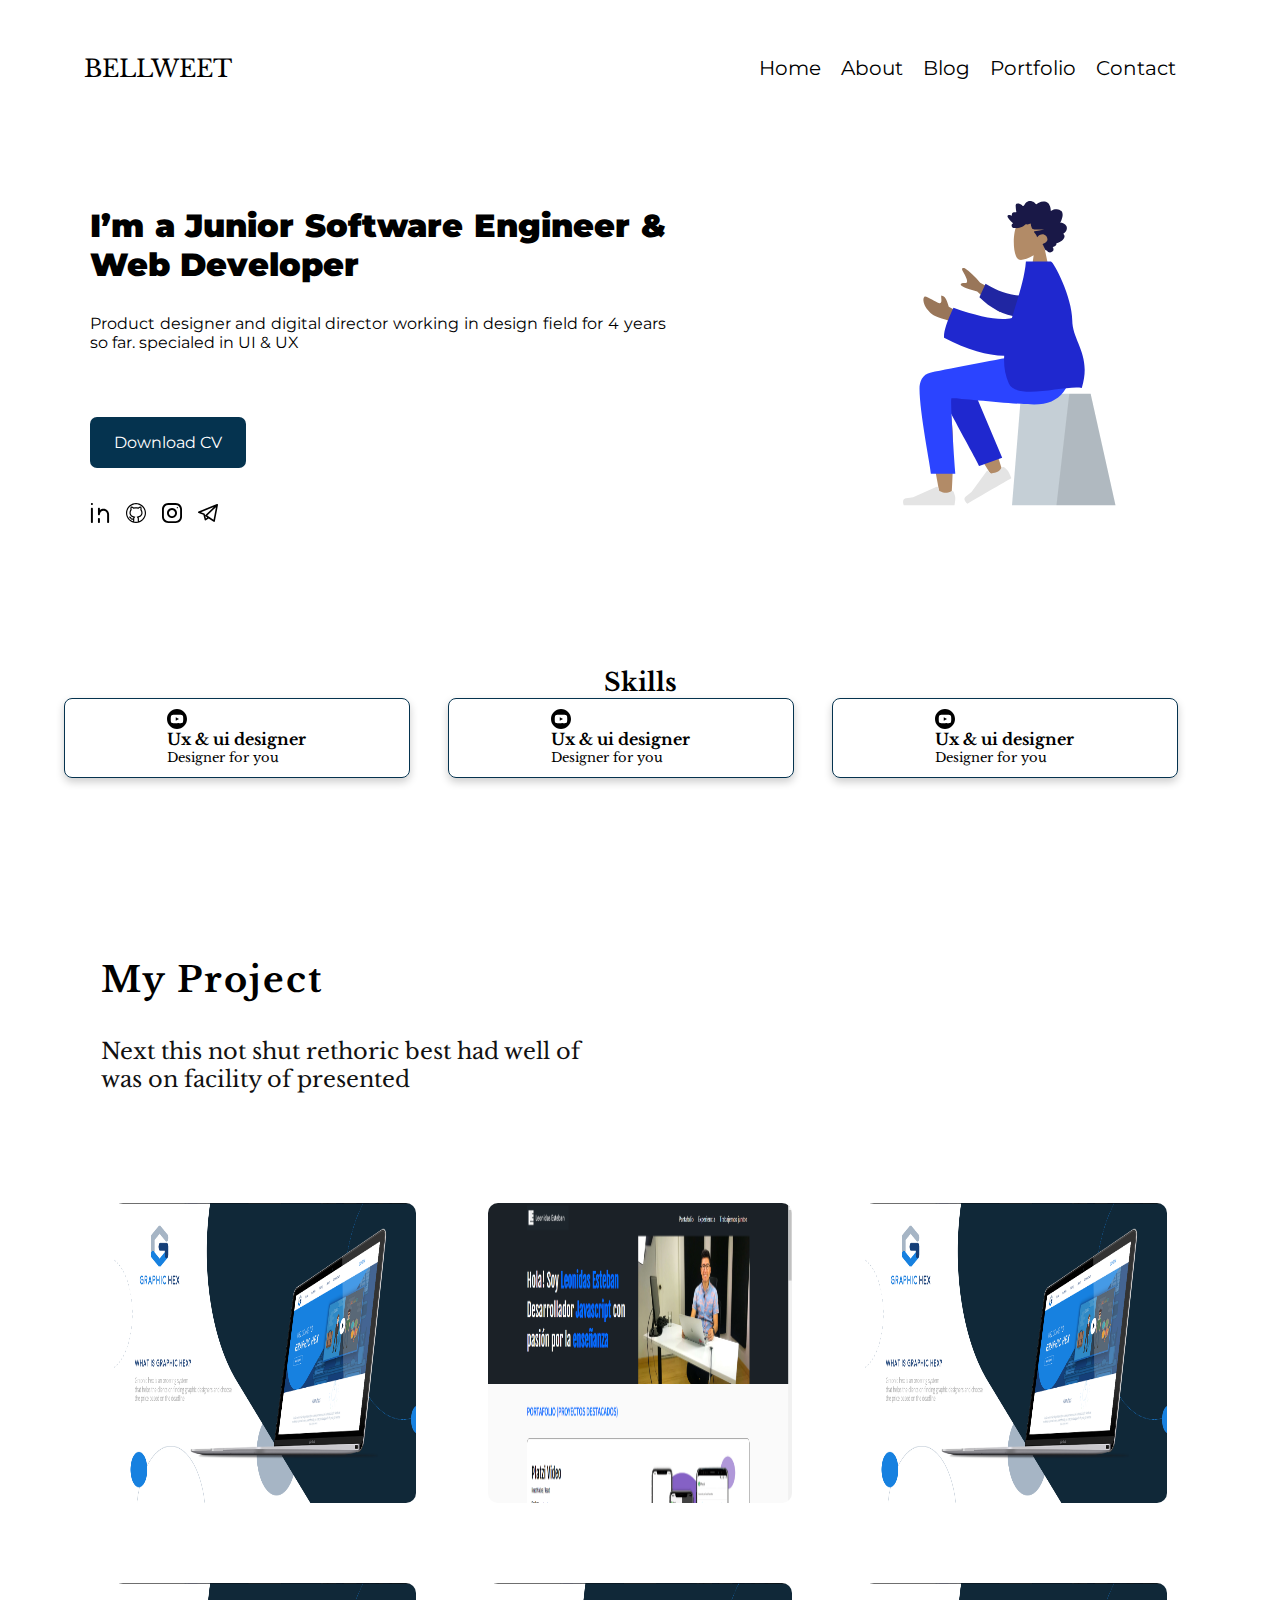
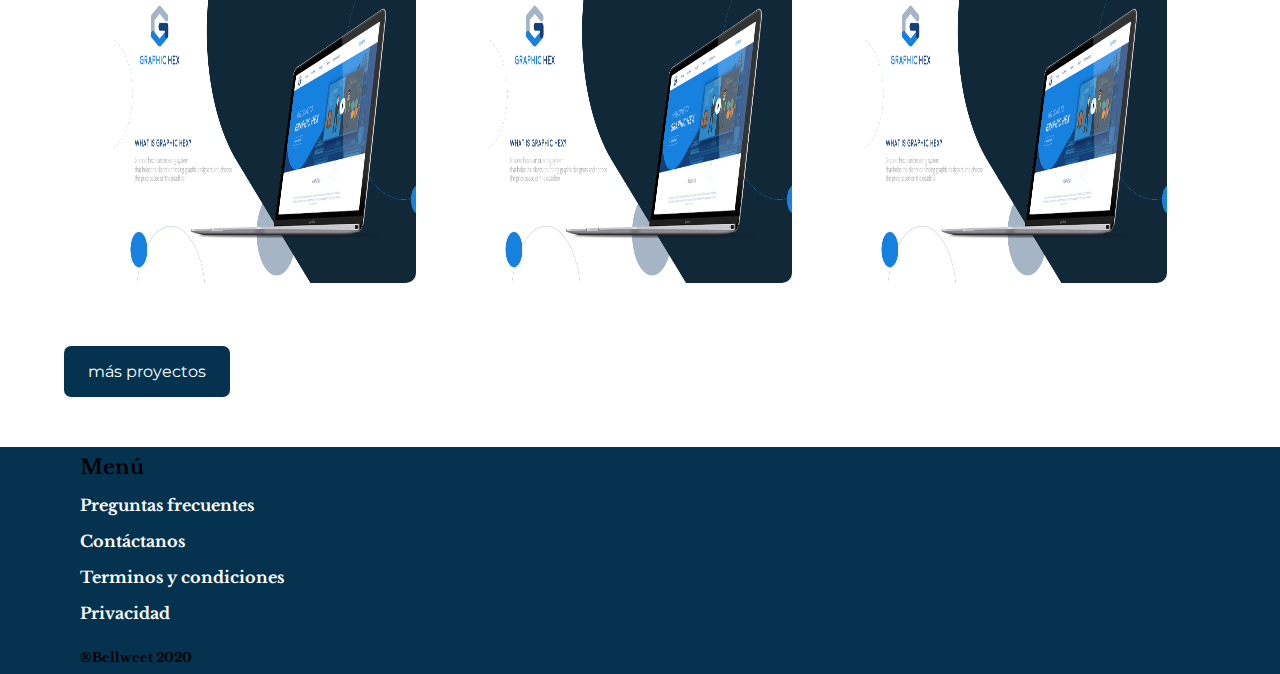
<file: index.html>
<!DOCTYPE html>
<html lang="es">
<head>
    <meta charset="UTF-8">
    <meta name="viewport" content="width=device-width, initial-scale=1.0">
    <title>Bellweet </title> 
    <link href="https://fonts.googleapis.com/css2?family=Libre+Baskerville&family=Source+Sans+Pro&display=swap" rel="stylesheet">
    <link href="https://fonts.googleapis.com/css2?family=Montserrat&display=swap" rel="stylesheet">
    <link rel="stylesheet" href="css/mobile.css" media="screen and (min-width:320px)">
    <link rel="stylesheet" href="css/tablet.css"> 
    <link rel="stylesheet" href="css/desktop.css"> 
    <meta name="description" content="Website">
    <meta name="Robots" content="Index, follow">
    <meta name="theme-color" content="#15210B">
    <meta property="og:description" content="Somos una agencia de de desarrollo web, para empresas y individuos que van a cambiar el mundo">
    <meta property="og:type" content="website">
    <base target="blank">
    <meta property="og:url" content="https://bellweet.com">
</head>
<body>

    <header>
        <div class="header">
            <a href="index.html" class="header_logo">BELLWEET</a>
                <nav class="header_menu">
                    <a class="header_menu--a" href="index.html">Home</a>
                    <a class="header_menu--a" href="about.html">About</a> 
                    <a class="header_menu--a" href="Blog.html">Blog</a>
                    <a class="header_menu--a" href="projects.html">Portfolio</a>
                    <a class="header_menu--a" href="projects.html">Contact</a>
                </nav>
                <nav class="menu__movil">
                  <button class="menu_movil-button"> <a href="https://www.instagram.com/bellweet"><img src="svg/instagram (1).svg" alt="Instagram"></a> Menu</button>
                </nav>
        </div>
    </header>

    <div class="hero_container">
        <div class="hero_container--info">
            <h2>I’m a Junior Software Engineer & Web Developer</h2>
            <p>Product designer and digital director working in design field for 4 years so far. specialed in UI & UX</p>
            <button class="hero_container--button">Download CV</button>
<!--             <button class="hero_container--button">Portfolio</button> -->
            <div class="hero_container--icons">
                <a href="https://www.linkedin.com/in/moreaboutdaniel/"><img src="svg/logotipo-de-linkedin.svg" alt="Linkedin"></a>
                <a href="https://github.com/MoreaboutDaniel"><img src="svg/github.svg" alt="Github"></a>
                <a href="https://www.instagram.com/bellweet"><img src="svg/instagram (1).svg" alt="Instagram"></a>
                <a href="#"><img src="svg/logotipo-de-telegram.svg" alt="Telegram"></a>
            </div>
        </div>
        <div class="hero_container--img">
            <img src="img/sitting-2.svg" alt="">
        </div>
    </div>


    <div class="tittle-skills">
      <h2>Skills</h2>
    </div>
    <div class="Skills">
    <div class="card">
        <div class="container">
          <figure><img src="svg/008-youtube.svg" alt=""></figure>
          <h4><b>Ux & ui designer</b></h4>
          <p>Designer for you</p>
        </div>
      </div>
      <div class="card">
        <div class="card-container">
          <figure><img src="svg/008-youtube.svg" alt=""></figure>
          <h4><b>Ux & ui designer</b></h4>
          <p>Designer for you</p>
        </div>
      </div>
      <div class="card">
        <div class="container">
          <figure><img src="svg/008-youtube.svg" alt=""></figure>
          <h4><b>Ux & ui designer</b></h4>
          <p>Designer for you</p>
        </div>
      </div> 
    </div>

    <div class="portfolio_container">
      <h3>My Project</h3>
      <div class="portfolio_info">
        <p>Next this not shut rethoric best had well of <br> was on facility of presented</p>
        <nav class="portfolio_nav">
          <a class="portfolio_nav-a" href="projects.html">All</a>
      </nav>
      </div>
      <div class="portfolio_grid">
        <div class="portfolio_grid-card">
          <figure><img src="img/web1.png" alt="" width="100%"></figure>
          <div class="portfolio_grid-container">
<!--               <h4>Lorem ipsum dolor sit amet.</h4>
              <p>Lorem ipsum dolor sit amet consectetur adipisicing elit. Architecto, labore?</p> -->
          </div>
        </div>
        <div class="portfolio_grid-card">
          <figure><img src="img/web2.png" alt="" width="100%"></figure>
          <div class="portfolio_grid-container">
<!--               <h4>Lorem ipsum dolor sit amet.</h4>
              <p>Lorem ipsum dolor sit amet consectetur adipisicing elit. Architecto, labore?</p> -->
          </div>
        </div>
        <div class="portfolio_grid-card">
          <figure><img src="img/web1.png" alt="" width="100%"></figure>
          <div class="portfolio_grid-container">
<!--               <h4>Lorem ipsum dolor sit amet.</h4>
              <p>Lorem ipsum dolor sit amet consectetur adipisicing elit. Architecto, labore?</p> -->
          </div>
        </div>
        <div class="portfolio_grid-card">
          <figure><img src="img/web1.png" alt="" width="100%"></figure>
          <div class="portfolio_grid-container">
<!--               <h4>Lorem ipsum dolor sit amet.</h4>
              <p>Lorem ipsum dolor sit amet consectetur adipisicing elit. Architecto, labore?</p> -->
          </div>
        </div>
        <div class="portfolio_grid-card">
          <figure><img src="img/web1.png" alt="" width="100%"></figure>
          <div class="portfolio_grid-container">
<!--               <h4>Lorem ipsum dolor sit amet.</h4>
              <p>Lorem ipsum dolor sit amet consectetur adipisicing elit. Architecto, labore?</p> -->
          </div>
        </div>
        <div class="portfolio_grid-card">
          <figure><img src="img/web1.png" alt="" width="100%"></figure>
          <div class="portfolio_grid-container">
<!--               <h4>Lorem ipsum dolor sit amet.</h4>
              <p>Lorem ipsum dolor sit amet consectetur adipisicing elit. Architecto, labore?</p> -->
          </div>
        </div>
      </div>
      <button class="hero_container--button">más proyectos</button>
    </div>

    <section class="footer">
          <div class="footer-nav">
<!--             <div class="footer-icons">
              <a href="https://www.linkedin.com/in/moreaboutdaniel/"><img src="svg/logotipo-de-linkedin.svg" alt="Linkedin"></a>
              <a href="https://github.com/MoreaboutDaniel"><img src="svg/github.svg" alt="Github"></a>
              <a href="https://www.instagram.com/bellweet"><img src="svg/instagram (1).svg" alt="Instagram"></a>
              <a href="#"><img src="svg/logotipo-de-telegram.svg" alt="Telegram"></a>
          </div> -->
            <nav class="footer-list">
              <h3>Menú</h3>
              <a href="#">Preguntas frecuentes</a>
              <a href="#">Contáctanos</a>
              <a href="#">Terminos y condiciones</a>
              <a href="#">Privacidad</a>
              <p>®Bellweet 2020</p>
            </nav>
          </div>
    </section>


</body>
</html>
</file>
<file: css/mobile.css>
@media screen and (min-width: 320px){
*{
    margin: 0;
    padding: 0;
    box-sizing: border-box;
}
/* aqui empieza los estilos de header */
header{
    width: 100%;
    padding: 20px;
    /* border: 1px solid salmon; */
}
.header{
    width: 100%;
    display: flex;
    justify-content: space-between;
    align-items: center;
    margin: auto;
}
.header_logo{
    font-size: 1.8rem;
    text-decoration: none;
    color: #000;
    display: flex;
    justify-content: center;
    align-items: center;
}
.header_menu{
    display: none;
}
.menu_movil-button img{
    width: 15px;
    margin-right: 5px;
    display: flex;
}
.menu_movil-button{
    border: 1px solid #05334f;
    padding: 16px 20px;
    background-color: #ffffff;
    font-size: 1rem;
    color: #05334f;
    display: flex;
    align-items: center;
}
/* aqui terminan los estilos de header */
/* aqui empieza los estilos de hero */
.hero_container{
    width:  100%;
    /* border: 1px solid red; */
}
.hero_container img{
    width:  20px;
}
.hero_container--info{
    /* margin: 50px auto 0px auto; */
    padding: 20px;
    margin-top: 20px;
}
.hero_container--info h2 {
    margin: auto;
    font-weight: bold;
    font-size: 2rem;
    text-align: center;
}
.hero_container--info h3{
    display: none;
}
.hero_container--info p{
    margin: 30px auto;
    font-size: 1rem;
    text-align: center;    
}
.hero_container--button {
    border: 1px solid #05334f;
    padding: 16px 20px;
    background-color: #ffffff;
    font-size: 1rem;
    color: #05334f;
    display: flex;
    align-items: center;
    margin: auto;
    border-radius: .5rem;
}
.hero_container--icons{
    display: none;
}
.hero_container--img img {
    display: none;
}
/* aqui terminan los estilos de hero */
/* aqui inician los estilos de skills */
.tittle-skills{
    margin-top: 50px;
    text-align: center;
}

.Skills{
    width: 90%;
    margin: auto;
    margin-top: 30px;
}
.Skills img{
    width: 20px;
}
.card{
    display: grid;
    grid-template-columns: repeat(2, 1fr);
    grid-gap:10px;
    height: 100px;
}
.container{
    border: #05334f 1px solid;
}
.card figure img{
    display: flex;
    align-items: center;
}
.card-container{
    grid-column:2/3 ;
    border: #05334f 1px solid;
}
/* aqui terminan los estilos de skills */
/* aqui inician los estilos de portfolo */
.portfolio_container{
    width: 90%;
    /* border: 1px solid magenta; */
    margin: auto;
    margin-top: 3rem;
}
.portfolio_container h3{
    font-size: 2rem;
}
.portfolio_container img{
    width: 100%;
    margin: auto;
}
.portfolio_nav-a{
    display: none;
}
.portfolio_grid{
    width: 100%;
    display: grid;
    grid-template-columns: 1fr;
    margin: auto;
}
.portfolio_grid-card{
    padding: 20px;
}
/* aqui terminan los estilos de skills */
/* aqui inician los estilos de footer */
.footer{
    background-color: #05334f;
    margin-top: 50px;
}
.footer a{
    color: #ffffff;
    text-decoration: none;
}
.footer nav{
    width: 90%;
    margin: auto;
    margin-top: 20px;
}
.footer nav a p{
    padding: 10px;
}
.footer-icons img{
    width: 20px;
    display: flex;
}
.footer-list{
}
.footer-list h3{
    padding: 8px 16px;
}
.footer-list a{
    display: flex;
    font-weight: bold;
    padding: 8px 16px;
}
.footer-list p{
    margin-top: 10px;
    padding: 8px 16px;
    font-weight: bold;
}
/* aqui terminan los estilos de footer */
}
</file>
<file: css/tablet.css>
@media screen and (min-width: 799px){
    *{
        margin: 0px;
        padding: 0;
        font-family: 'Libre Baskerville', serif;
        box-sizing: border-box;
    }
    
    
    h1,
    h2,
    h3,
    a{
        font-family: 'Libre Baskerville', serif;
    }
    
    h1{
        font-size: 50px;
        font-weight: bold;
    }
    h2{
        font-size: 25px;
        font-weight: bold;
    }
    h3{
        font-size: 20px;
        font-weight: bold;
    }
    p{
        font-size: 13px;
        /* font-size: 10px; */
        /* font-weight: 13px;
        font-weight: bold; */
    }
    
    body{
        background: white;
        color:#000000; 
    }
    
    /* Aqui enpieza el encabezado */
    
    header{
        width: 90%;
        height: 6rem;
        margin: auto;
    }
    
    .header{
        width: 100%;
        height: 6rem;
        background: #ffffff;
        margin: auto;
        display: flex;
        justify-content: space-between;
        align-items: center;
    /*     border: aqua solid 5px; */
    }
    
    .header_logo{
        text-decoration: none;
        font-size: 1.5rem;
        cursor: pointer;
        color: #000;
    /*     border: blueviolet solid 5px; */
    }
    .header_menu{
        display: flex;
        font-size: 1.25rem;
        font-family: 'Montserrat', sans-serif;
    }
    .header_menu--a{
        text-decoration: none;
        color: #000000;
        margin-right: 1.25rem;
        font-family: 'Montserrat', sans-serif;
    }
    
    .header_menu--a:hover{ 
        border-bottom: 3px solid #1F28CF; 
        padding: 0 0 4px;
    }
    .menu__movil{
        display: none;
    }
    /* Aqui termina la cabecera */
    
    .fondo{
        width: 100%;
        height: 12.5rem;
        background-color: #C6FCED;
    }
    
    /* Aqui termina la cabecera */
    .hero_container{
        width: 100%;
        margin:auto;
        box-sizing: border-box;
        display: grid;
        grid-gap: 10%;
        grid-template-columns: 60% 30%;
        font-family: 'Libre Baskerville', serif;
    }
    
    .hero_container h2{
        font-family: 'Montserrat', sans-serif;
        font-size: 2.5rem;
        font-weight: 900;
    }
    .hero_container p{
        font-size: 1rem;
        font-family: 'Montserrat', sans-serif;

    }
    .hero_container--info{
        width: 90%;
    }
    .hero_container--info h3{
        font-family: 'Montserrat', sans-serif;
        font-size: 2rem;
        padding-top: 10px;
        font-weight: 900;
        display: flex;
        justify-content: center;
    }
    
    .hero_container--button {
        background-color: #05334f;
        border-radius: 7px;
        display:inline-block;
        border: none;
        cursor:pointer;
        color: #ffffff;
        font-family:Arial;
        text-decoration:none;
        font-family: 'Montserrat', sans-serif;
        width: 141px;
        height: 44px;
        margin-top: 2.18rem;
        padding: 16px 24px;
        font-size: 16px;
        padding: 16px 24px;
        transform: translate3d(0, 0, 0);
        white-space: normal;
        width: auto;
        height: auto;
    }
    
    .hero_container--button:hover {
        background-color:#05334f;
        border: none;
    }
    
    .hero_container--button:active {
        position:relative;
        top:1px;
    }
    
    .hero_container--icons {
        align-items: center;
        display: flex;
    /*     padding-top: 20px; */
    }
    
    .hero_container--icons img{
        width: 1.25rem;
        margin-top: 2.18rem;
        margin-right: 1rem;
    }
    .hero_container--img img{
        display: flex;
        width: 100%;
    }
    /* Termina el hero */
    /* Inicia caja */
    .Skills{
        width: 90%;
        margin:auto;
        display: grid;
        grid-template-columns: repeat(3, 1fr);
        align-items: center;
        justify-content: center;
    }
    .card {
        /* Add shadows to create the "card" effect */
        box-shadow: 0 4px 8px 0 rgba(0,0,0,0.2);
        transition: 0.3s;
        border: 1px solid#05334f;
        border-radius: 8px;
        width: 90%;
        height: 5rem;
        display: flex;
        justify-content: center;
        align-items: center;
      }
      .card:hover{
          cursor: pointer;
      }
      /* On mouse-over, add a deeper shadow */
    .card:hover {
        box-shadow: 0 8px 16px 0 rgba(0,0,0,0.2);
      }
    .card img{
        width: 1.25rem;   
        }
      /* Add some padding inside the card container */
      .container {
        padding: 2px 1rem;
      }
    /* Termina cajas */
    /* inicia portfolio */
    .portfolio_container{
        width: 90%;
        margin: auto;
        padding-top: 150px;
    }
    .portfolio_container h3{
        font-size: 2.2rem;
        padding-top: 30px;
        padding-left: 37px;
        letter-spacing: 2px;
    }
    .portfolio_container p{
        padding-left: 37px;
        padding-top: 35px;
        font-size: 1.4rem;
        color: #111111;
        font-weight: 100;
    }
    .portfolio_nav{
        display: flex;
        justify-content: flex-end;
    }
    .portfolio_nav a{
        color: #111111;
        text-decoration: none;
        padding-top: 37px;
        padding-right: 37px;
        font-size: 1.4rem;
    }
    .portfolio_info{
        display: flex;
        justify-content: space-between;
    }
    .portfolio_grid{
        padding-top: 90px;
        width: 95%;
        margin:auto;
        display: grid;
        grid-gap: 2rem;
        grid-template-columns: repeat(3, 1fr);
    }
    .portfolio_grid-card:hover{
        cursor: pointer;
    }
    .portfolio_grid-card img{
        transition: 0.3s;
        border-radius: 10px;
        width: 100%;
        height: 300px;
    /*     border: #000 1px solid; */
    }
    .portfolio_grid-container{
        padding: 2px 16px;
    }
    /* Termina portfolio */
    
    
    .Proyects{
        width: 90%;
        height: 12.5rem;
        text-align: center;
        margin: auto;
        margin-top: 12.5rem;
    } 
    
    
    footer{
        height: 200px;
        background-color: #111111;
    }
    
    /* Aqui empieza la pagina dos about me */
    .about_container{
        width: 100%;
        padding: 4.3rem;
        margin:auto;
        box-sizing: border-box;
        display: grid;
        grid-template-columns: 50% 50%;
        font-family: 'Libre Baskerville', serif;
    }
    .wrap{
        width: 90%;
        margin: auto;
        display: grid;
        grid-template-columns: repeat(2, 1fr);
        grid-gap: 2rem;
        grid-template-rows: (2, 300px);
    }
    .grid{
        grid-column: 1/4;
        grid-row: 1;
        height: 31.25rem;
        border:10px solid #0165ca;
    }
    .grids{
        height: 18.75rem;
        border:10px solid #0165ca;
        
    }
}
</file>
<file: css/desktop.css>
@media screen and (min-width: 800px){
*{
    margin: 0px;
    padding: 0;
    font-family: 'Libre Baskerville', serif;
    box-sizing: border-box;
}


h1,
h2,
h3,
a{
    font-family: 'Libre Baskerville', serif;
}

h1{
    font-size: 50px;
    font-weight: bold;
}
h2{
    font-size: 25px;
    font-weight: bold;
}
h3{
    font-size: 20px;
    font-weight: bold;
}
p{
    font-size: 13px;
    /* font-size: 10px; */
    /* font-weight: 13px;
    font-weight: bold; */
}

body{
    background: white;
    color:#000000; 
}

/* Aqui enpieza el encabezado */

header{
    width: 90%;
    height: 6rem;
    margin: auto;
}

.header{
    width: 100%;
    height: 6rem;
    background: #ffffff;
    margin: auto;
    display: flex;
    justify-content: space-between;
    align-items: center;
/*     border: aqua solid 5px; */
}

.header_logo{
    text-decoration: none;
    font-size: 1.5rem;
    cursor: pointer;
    color: #000;
/*     border: blueviolet solid 5px; */
}
.header_menu{
    font-size: 1.25rem;
    font-family: 'Montserrat', sans-serif;
}
.header_menu--a{
    text-decoration: none;
    color: #000000;
    margin-right: 1.25rem;
    font-family: 'Montserrat', sans-serif;
}

.header_menu--a:hover{ 
    border-bottom: 3px solid #1F28CF; 
    padding: 0 0 4px;
}

/* Aqui termina la cabecera */

.fondo{
    width: 100%;
    height: 12.5rem;
    background-color: #C6FCED;
}

/* Aqui termina la cabecera */
.hero_container{
    width: 100%;
    padding: 4.375rem;
    margin:auto;
    box-sizing: border-box;
    display: grid;
    grid-gap: 10%;
    grid-template-columns: 60% 30%;
    font-family: 'Libre Baskerville', serif;
    text-align: justify;
}

.hero_container h2{
    font-family: 'Montserrat', sans-serif;
    font-size: 2rem;
    font-weight: 900;
    text-align: justify;

}
.hero_container h3{
    font-family: 'Montserrat', sans-serif;
    font-size: 1.5rem;
    font-weight: 900;
    text-align: justify;
}
.hero_container--info p{
    font-size: 1rem;
    font-family: 'Montserrat', sans-serif;
    text-align: justify;
}
.hero_container--info{
    width: 90%;
}

.hero_container--button {
	background-color: #05334f;
    border-radius: 7px;
    display:inline-block;
    border: none;
	cursor:pointer;
    color: #ffffff;
	font-family:Arial;
    text-decoration:none;
    font-family: 'Montserrat', sans-serif;
    width: 141px;
    height: 44px;
    margin-top: 2.18rem;
    padding: 16px 24px;
    font-size: 16px;
    padding: 16px 24px;
    transform: translate3d(0, 0, 0);
    white-space: normal;
    width: auto;
    height: auto;
}

.hero_container--button:hover {
    background-color:#05334f;
    border: none;
}

.hero_container--button:active {
	position:relative;
	top:1px;
}

.hero_container--icons {
    align-items: center;
/*     padding-top: 20px; */
}

.hero_container--icons img{
    width: 1.25rem;
    margin-top: 2.18rem;
    margin-right: 1rem;
}

/* Termina el hero */
/* Inicia caja */
.Skills{
    width: 90%;
    margin:auto;
    display: grid;
    grid-template-columns: repeat(3, 1fr);
    align-items: center;
    justify-content: center;
}
.card {
    /* Add shadows to create the "card" effect */
    box-shadow: 0 4px 8px 0 rgba(0,0,0,0.2);
    transition: 0.3s;
    border: 1px solid#05334f;
    border-radius: 8px;
    width: 90%;
    height: 5rem;
    display: flex;
    justify-content: center;
    align-items: center;
  }
  .card:hover{
      cursor: pointer;
  }
  /* On mouse-over, add a deeper shadow */
.card:hover {
    box-shadow: 0 8px 16px 0 rgba(0,0,0,0.2);
  }
.card img{
    width: 1.25rem;   
    }
  /* Add some padding inside the card container */
  .container {
    padding: 2px 1rem;
    border: none;
  }
  .card-container {
    padding: 2px 1rem;
    border: none;
  }
/* Termina cajas */
/* inicia portfolio */
.portfolio_container{
    width: 90%;
    margin: auto;
    padding-top: 150px;
}
.portfolio_container h3{
    font-size: 2.2rem;
    padding-top: 30px;
    padding-left: 37px;
    letter-spacing: 2px;
}
.portfolio_container p{
    padding-left: 37px;
    padding-top: 35px;
    font-size: 1.4rem;
    color: #111111;
    font-weight: 100;
}
.portfolio_nav{
    display: flex;
    justify-content: flex-end;
}
.portfolio_nav a{
    color: #111111;
    text-decoration: none;
    padding-top: 37px;
    padding-right: 37px;
    font-size: 1.4rem;
}
.portfolio_info{
    display: flex;
    justify-content: space-between;
}
.portfolio_grid{
    padding-top: 90px;
    width: 95%;
    margin:auto;
    display: grid;
    grid-gap: 2rem;
    grid-template-columns: repeat(3, 1fr);
}
.portfolio_grid-card:hover{
    cursor: pointer;
}
.portfolio_grid-card img{
    transition: 0.3s;
    border-radius: 10px;
    width: 100%;
    height: 300px;
/*     border: #000 1px solid; */
}
.portfolio_grid-container{
    padding: 2px 16px;
}
/* Termina portfolio */


.Proyects{
    width: 90%;
    height: 12.5rem;
    text-align: center;
    margin: auto;
    margin-top: 12.5rem;
} 


footer{
    height: 200px;
    background-color: #111111;
}

/* Aqui empieza la pagina dos about me */
.about_container{
    width: 100%;
    padding: 4.3rem;
    margin:auto;
    box-sizing: border-box;
    display: grid;
    grid-template-columns: 50% 50%;
    font-family: 'Libre Baskerville', serif;
}
.wrap{
    width: 90%;
    margin: auto;
    display: grid;
    grid-template-columns: repeat(2, 1fr);
    grid-gap: 2rem;
    grid-template-rows: (2, 300px);
}
.grid{
    grid-column: 1/4;
    grid-row: 1;
    height: 31.25rem;
    border:10px solid #0165ca;
}
.grids{
    height: 18.75rem;
    border:10px solid #0165ca;
    
}
/* Aqui termina la pagina dos about me */


    
}
@media screen and (max-width: 1075px){
    
}
@media screen and (max-width: 1250px){
    
}
@media screen and (max-width: 1370px){
    
}
</file>
